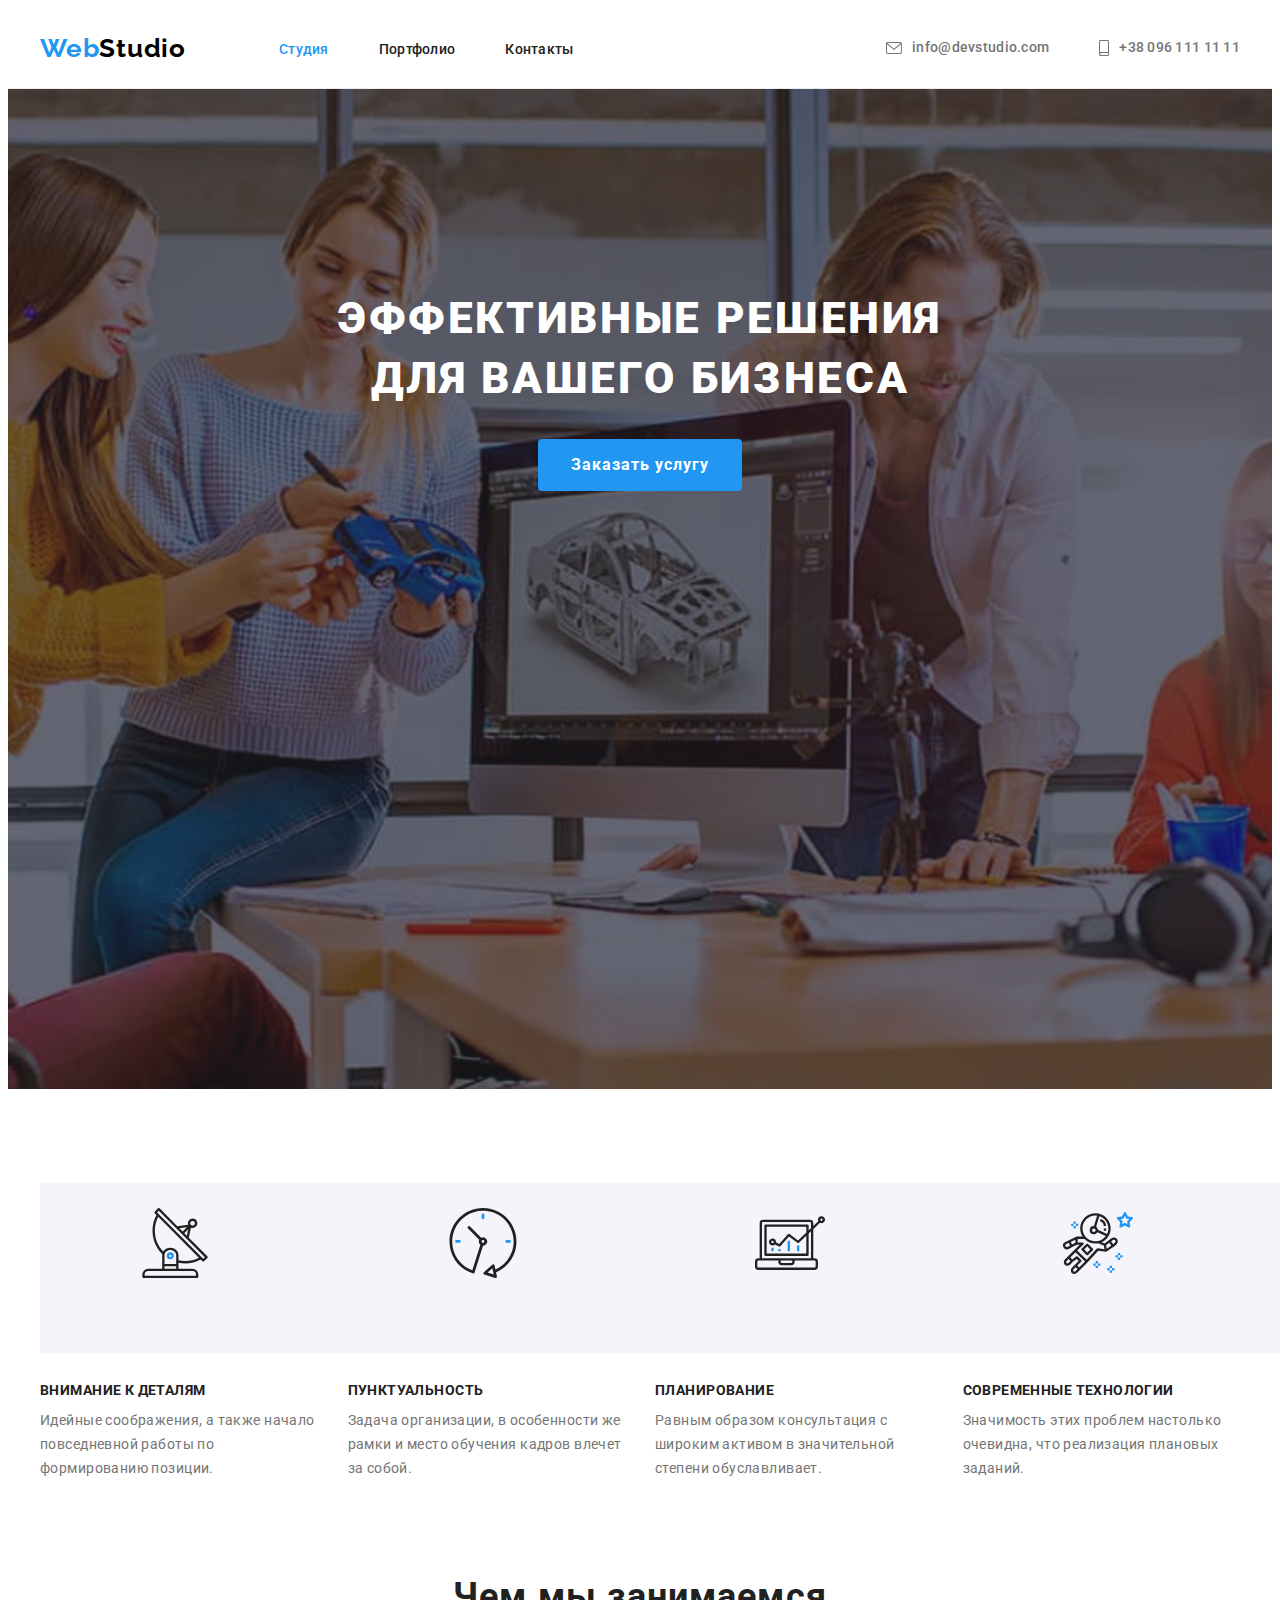
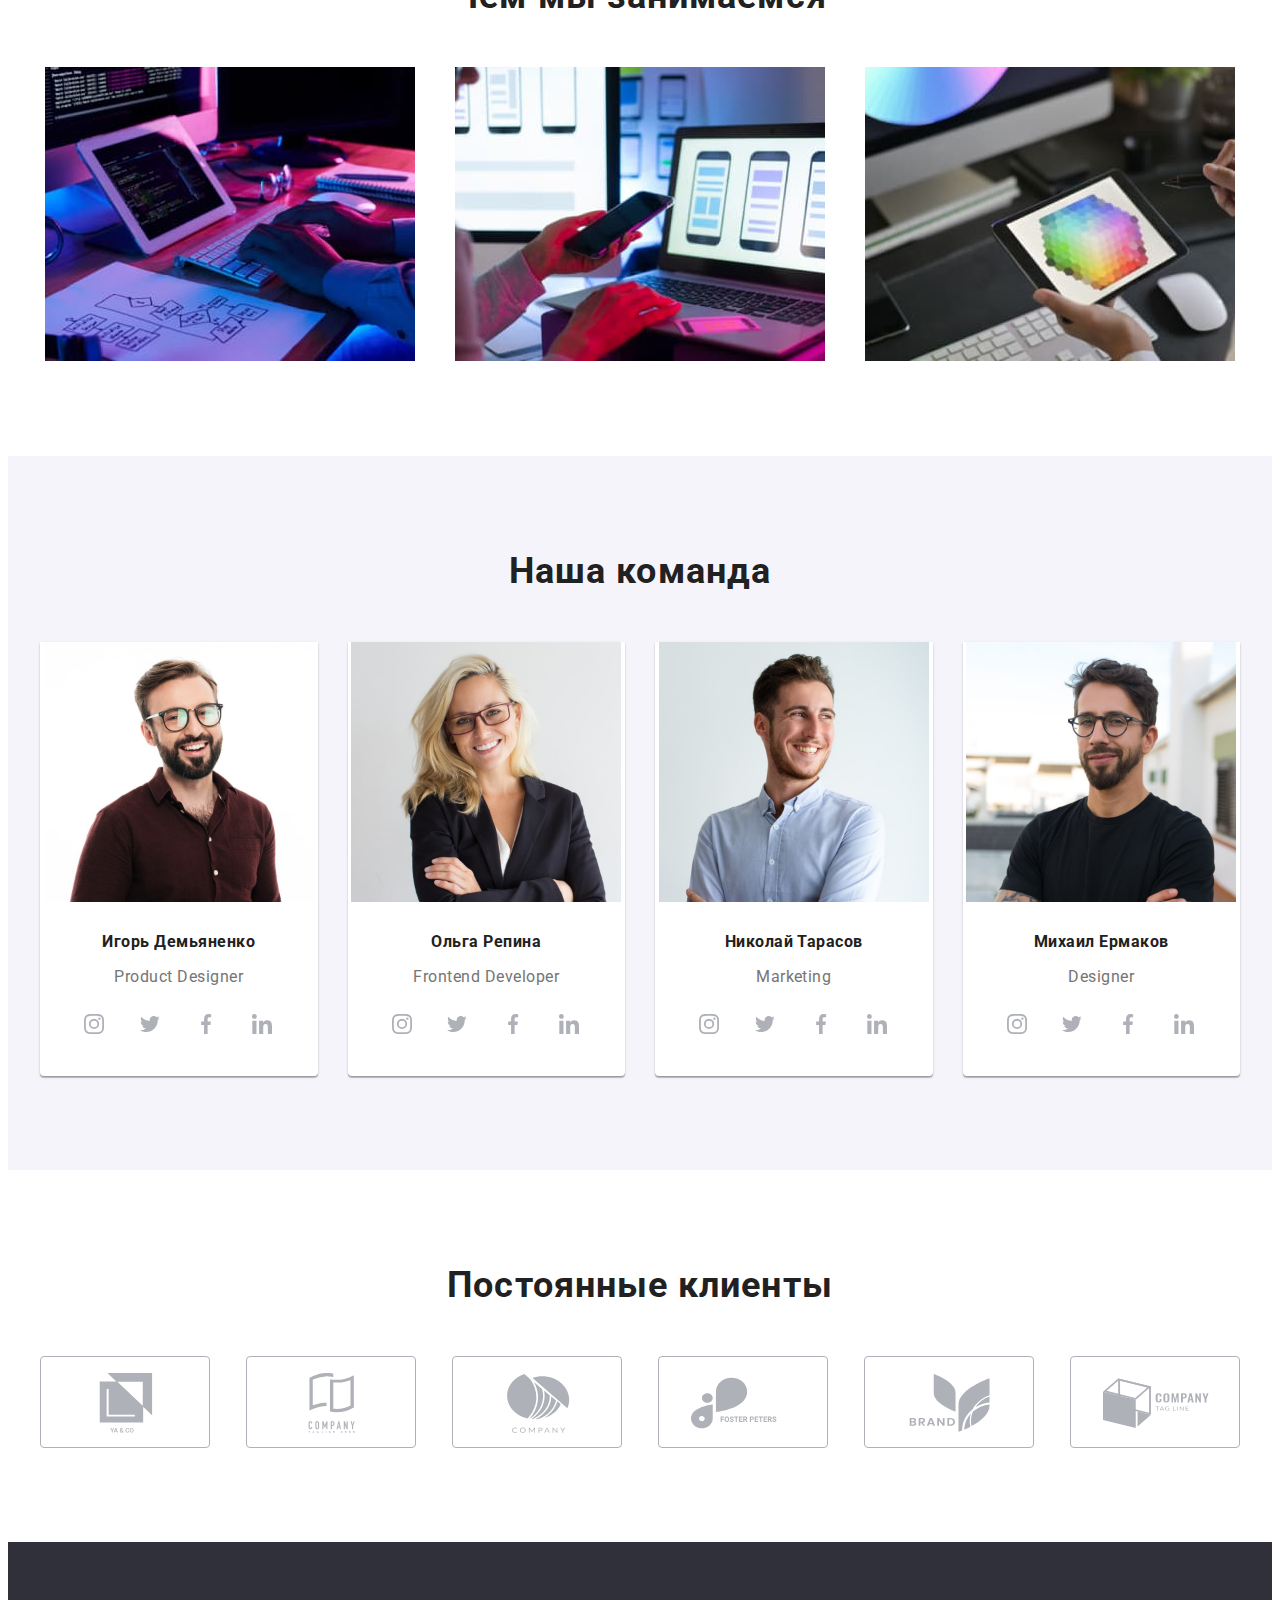
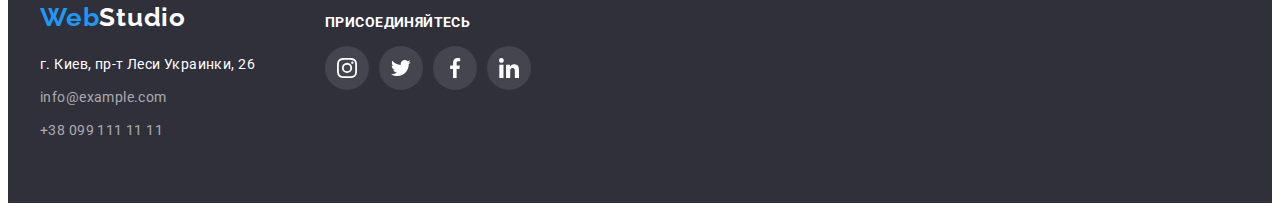
<file: index.html>
<!DOCTYPE html>
<html lang="ru">
  <head>
    <meta charset="UTF-8" />
    <meta http-equiv="X-UA-Compatible" content="IE=edge" />
    <meta name="viewport" content="width= device-width, initial-scale=  " />
    <title>Студия</title>
    <link rel="preconnect" href="https://fonts.googleapis.com" />
    <link rel="preconnect" href="https://fonts.gstatic.com" crossorigin />
    <link
      href="https://fonts.googleapis.com/css2?family=Oleo+Script&family=Raleway:wght@700&family=Roboto:wght@400;500;700;900&display=swap"
      rel="stylesheet"
    />
    <link
      rel="stylesheet"
      href="https://cdnjs.cloudflare.com/ajax/libs/modern-normalize/1.1.0/modern-normalize.min.css"
      integrity="sha512-wpPYUAdjBVSE4KJnH1VR1HeZfpl1ub8YT/NKx4PuQ5NmX2tKuGu6U/JRp5y+Y8XG2tV+wKQpNHVUX03MfMFn9Q=="
      crossorigin="anonymous"
      referrerpolicy="no-referrer"
    />
    <link rel="stylesheet" href="./css/styles.css" />
  </head>
  <body>
    <!-- ШАПКА-->

    <header class="header">
      <div class="container main-nav">
        <nav class="navigation">
          <a class="logo link" href="./">Web<span class="dark">Studio</span></a>
          <ul class="site-nav list">
            <li class="item">
              <a class="link current" href="./index.html">Студия</a>
            </li>
            <li class="item">
              <a class="link" href="./portfolio.html">Портфолио</a>
            </li>
            <li class="item"><a class="link" href="">Контакты</a></li>
          </ul>
        </nav>

        <ul class="auth-nav list">
          <li class="item">
            <a class="link" href="mailto:info@devstudio.com"
              ><svg class="icon" width="16" height="12">
                <use href="./images/icons.svg#icon-envelope"></use>
              </svg>
              info@devstudio.com</a
            >
          </li>
          <li class="item">
            <a class="link" href="tel:+380961111111"
              ><svg class="icon" width="10" height="16">
                <use href="./images/icons.svg#icon-smartphone"></use>
              </svg>
              +38 096 111 11 11</a
            >
          </li>
        </ul>
      </div>
    </header>
    <main>
      <!-- ГЕРОЙ -->

      <section class="hero">
        <div class="container">
          <h1 class="hero-title">
            Эффективные решения <br />для вашего бизнеса
          </h1>
          <button class="hero-button" type="button">Заказать услугу</button>
        </div>
      </section>

      <!-- ОСОБЕННОСТИ РАБОТЫ -->
      <section class="section">
        <div class="container">
          <h2 class="section-title visually-hidden">
            Особенности нашей работы
          </h2>
          <ul class="feature-list list">
            <li class="item">
              <div class="feature-container">
                <svg class="feature-icon" width="70" height="70">
                  <use href="./images/icons.svg#icon-antenna"></use>
                </svg>
              </div>
              <h3 class="title">Внимание к деталям</h3>
              <p class="paragraph">
                Идейные соображения, а также начало повседневной работы по
                формированию позиции.
              </p>
            </li>
            <li class="item">
              <div class="feature-container">
                <svg class="feature-icon" width="70" height="70">
                  <use href="./images/icons.svg#icon-clock"></use>
                </svg>
              </div>
              <h3 class="title">Пунктуальность</h3>
              <p class="paragraph">
                Задача организации, в особенности же рамки и место обучения
                кадров влечет за собой.
              </p>
            </li>
            <li class="item">
              <div class="feature-container">
                <svg class="feature-icon" width="70" height="70">
                  <use href="./images/icons.svg#icon-diagram"></use>
                </svg>
              </div>
              <h3 class="title">Планирование</h3>
              <p class="paragraph">
                Равным образом консультация с широким активом в значительной
                степени обуславливает.
              </p>
            </li>
            <li class="item">
              <div class="feature-container">
                <svg class="feature-icon" width="70" height="70">
                  <use href="./images/icons.svg#icon-astronaut"></use>
                </svg>
              </div>
              <h3 class="title">Современные технологии</h3>
              <p class="paragraph">
                Значимость этих проблем настолько очевидна, что реализация
                плановых заданий.
              </p>
            </li>
          </ul>
        </div>
      </section>
      <!-- ЧЕМ МЫ ЗАНИМАЕМСЯ -->
      <section class="section no-padding">
        <div class="container">
          <h2 class="section-title">Чем мы занимаемся</h2>
          <ul class="work list">
            <li class="item">
              <img
                class="work-foto"
                src="./images/studio/desktop-applications.jpg"
                alt="на экране компьютера набирают алгоритм с распечатанного макета"
                width="370"
                height="294"
              />
            </li>
            <li class="item">
              <img
                class="work-foto"
                src="./images/studio/mobile-applications.jpg"
                alt="на экране ноутбука делают оптимизацию под смартфон"
                width="370"
                height="294"
              />
            </li>
            <li class="item">
              <img
                class="work-foto"
                src="./images/studio/design-solutions.jpg"
                alt="планшет с работой дизайнера"
                width="370"
                height="294"
              />
            </li>
          </ul>
        </div>
      </section>
      <!-- НАША КОМАНДА -->
      <section class="team section">
        <div class="container">
          <h2 class="section-title">Наша команда</h2>
          <ul class="team-list list">
            <li class="team-lid">
              <img
                class="foto"
                src="./images/studio/igor-demyanenko.jpg"
                alt="фото Игоря Демьяненко"
                width="270"
                height="260"
              />
              <div class="team-description">
                <h3 class="title"><b> Игорь Демьяненко</b></h3>
                <p class="paragraph" lang="en">Product Designer</p>
              </div>
              <ul class="social-list">
                <li class="item">
                  <a class="link" href="">
                    <svg class="icon" width="20px" height="20px">
                      <use href="./images/icons.svg#icon-instagram"></use>
                    </svg>
                  </a>
                </li>
                <li class="item">
                  <a class="link" href="">
                    <svg class="icon" width="20px" height="20px">
                      <use href="./images/icons.svg#icon-twitter"></use>
                    </svg>
                  </a>
                </li>
                <li class="item">
                  <a class="link" href="">
                    <svg class="icon" width="20px" height="20px">
                      <use href="./images/icons.svg#icon-facebook"></use>
                    </svg>
                  </a>
                </li>
                <li class="item">
                  <a class="link" href="">
                    <svg class="icon" width="20px" height="20px">
                      <use href="./images/icons.svg#icon-linkedin"></use>
                    </svg>
                  </a>
                </li>
              </ul>
            </li>
            <li class="team-lid">
              <img
                class="foto"
                src="./images/studio/olga-repina.jpg"
                alt="фото Ольги Репиной"
                width="270"
                height="260"
              />
              <div class="team-description">
                <h3 class="title"><b>Ольга Репина</b></h3>
                <p class="paragraph" lang="en">Frontend Developer</p>
              </div>
              <ul class="social-list">
                <li class="item">
                  <a class="link" href="">
                    <svg class="icon" width="20px" height="20px">
                      <use href="./images/icons.svg#icon-instagram"></use>
                    </svg>
                  </a>
                </li>
                <li class="item">
                  <a class="link" href="">
                    <svg class="icon" width="20px" height="20px">
                      <use href="./images/icons.svg#icon-twitter"></use>
                    </svg>
                  </a>
                </li>
                <li class="item">
                  <a class="link" href="">
                    <svg class="icon" width="20px" height="20px">
                      <use href="./images/icons.svg#icon-facebook"></use>
                    </svg>
                  </a>
                </li>
                <li class="item">
                  <a class="link" href="">
                    <svg class="icon" width="20px" height="20px">
                      <use href="./images/icons.svg#icon-linkedin"></use>
                    </svg>
                  </a>
                </li>
              </ul>
            </li>
            <li class="team-lid">
              <img
                class="foto"
                src="./images/studio/nikolai-tarasov.jpg"
                alt="фото Николая Тарасова"
                width="270"
                height="260"
              />
              <div class="team-description">
                <h3 class="title"><b>Николай Тарасов</b></h3>
                <p class="paragraph" lang="en">Marketing</p>
              </div>
              <ul class="social-list">
                <li class="item">
                  <a class="link" href="">
                    <svg class="icon" width="20px" height="20px">
                      <use href="./images/icons.svg#icon-instagram"></use>
                    </svg>
                  </a>
                </li>
                <li class="item">
                  <a class="link" href="">
                    <svg class="icon" width="20px" height="20px">
                      <use href="./images/icons.svg#icon-twitter"></use>
                    </svg>
                  </a>
                </li>
                <li class="item">
                  <a class="link" href="">
                    <svg class="icon" width="20px" height="20px">
                      <use href="./images/icons.svg#icon-facebook"></use>
                    </svg>
                  </a>
                </li>
                <li class="item">
                  <a class="link" href="">
                    <svg class="icon" width="20px" height="20px">
                      <use href="./images/icons.svg#icon-linkedin"></use>
                    </svg>
                  </a>
                </li>
              </ul>
            </li>
            <li class="team-lid">
              <img
                class="foto"
                src="./images/studio/mikhail-ermakov.jpg"
                alt="фото Михаила Ермакова"
                width="270"
                height="260"
              />
              <div class="team-description">
                <h3 class="title"><b>Михаил Ермаков</b></h3>
                <p class="paragraph" lang="en">Designer</p>
              </div>
              <ul class="social-list">
                <li class="item">
                  <a class="link" href="">
                    <svg class="icon" width="20px" height="20px">
                      <use href="./images/icons.svg#icon-instagram"></use>
                    </svg>
                  </a>
                </li>
                <li class="item">
                  <a class="link" href="">
                    <svg class="icon" width="20px" height="20px">
                      <use href="./images/icons.svg#icon-twitter"></use>
                    </svg>
                  </a>
                </li>
                <li class="item">
                  <a class="link" href="">
                    <svg class="icon" width="20px" height="20px">
                      <use href="./images/icons.svg#icon-facebook"></use>
                    </svg>
                  </a>
                </li>
                <li class="item">
                  <a class="link" href="">
                    <svg class="icon" width="20px" height="20px">
                      <use href="./images/icons.svg#icon-linkedin"></use>
                    </svg>
                  </a>
                </li>
              </ul>
            </li>
          </ul>
        </div>
      </section>
      <!-- ПОСТОЯННЫЕ КЛИЕНТЫ -->
      <section class="section">
        <div class="container">
          <h2 class="section-title">Постоянные клиенты</h2>
          <ul class="client-list list">
            <li class="client-item item">
              <a class="client-button" href="">
                <svg class="client-icon" width="106px" height="60px">
                  <use href="./images/icons.svg#icon-groupya-co"></use>
                </svg>
              </a>
            </li>
            <li class="client-item item">
              <button class="client-button">
                <svg class="client-icon" width="106px" height="60px">
                  <use
                    href="./images/icons.svg#icon-groupcompany-tagline"
                  ></use>
                </svg>
              </button>
            </li>
            <li class="client-item item">
              <button class="client-button">
                <svg class="client-icon" width="106px" height="60px">
                  <use href="./images/icons.svg#icon-groupcompany"></use>
                </svg>
              </button>
            </li>
            <li class="client-item item">
              <button class="client-button">
                <svg class="client-icon" width="106px" height="60px">
                  <use href="./images/icons.svg#icon-groupfoster-peters"></use>
                </svg>
              </button>
            </li>
            <li class="client-item item">
              <button class="client-button">
                <svg class="client-icon" width="106px" height="60px">
                  <use href="./images/icons.svg#icon-groupbrand"></use>
                </svg>
              </button>
            </li>
            <li class="client-item item">
              <button class="client-button">
                <svg class="client-icon" width="106px" height="60px">
                  <use href="./images/icons.svg#icon-grouptag-line"></use>
                </svg>
              </button>
            </li>
          </ul>
        </div>
      </section>
    </main>
    <footer class="footer">
      <div class="container container-footer">
        <div class="adres-box">
          <a class="logo link" href="./">Web<span class="lite">Studio</span></a>
          <address class="address">
            <ul class="address-studio list">
              <li class="item">
                <a
                  class="post-address link"
                  href="https://goo.gl/maps/WzEJstEwFaHD8LDW9"
                  target="_blank"
                  rel="noopener noreferrer"
                >
                  г. Киев, пр-т Леси Украинки, 26
                </a>
              </li>
              <li class="item">
                <a class="mail-address link" href="mailto:info@example.com"
                  >info@example.com</a
                >
              </li>
              <li class="item">
                <a class="tel-address link" href="tel:+380991111111"
                  >+38 099 111 11 11</a
                >
              </li>
            </ul>
          </address>
        </div>
        <div class="join-link">
          <p class="join">Присоединяйтесь</p>
          <ul class="join-list">
            <li class="item">
              <a class="link" href="">
                <svg class="icon" width="20px" height="20px">
                  <use href="./images/icons.svg#icon-instagram"></use>
                </svg>
              </a>
            </li>
            <li class="item">
              <a class="link" href="">
                <svg class="icon" width="20px" height="20px">
                  <use href="./images/icons.svg#icon-twitter"></use>
                </svg>
              </a>
            </li>
            <li class="item">
              <a class="link" href="">
                <svg class="icon" width="20px" height="20px">
                  <use href="./images/icons.svg#icon-facebook"></use>
                </svg>
              </a>
            </li>
            <li class="item">
              <a class="link" href="">
                <svg class="icon" width="20px" height="20px">
                  <use href="./images/icons.svg#icon-linkedin"></use>
                </svg>
              </a>
            </li>
          </ul>
        </div>
      </div>
    </footer>
  </body>
</html>
</file>
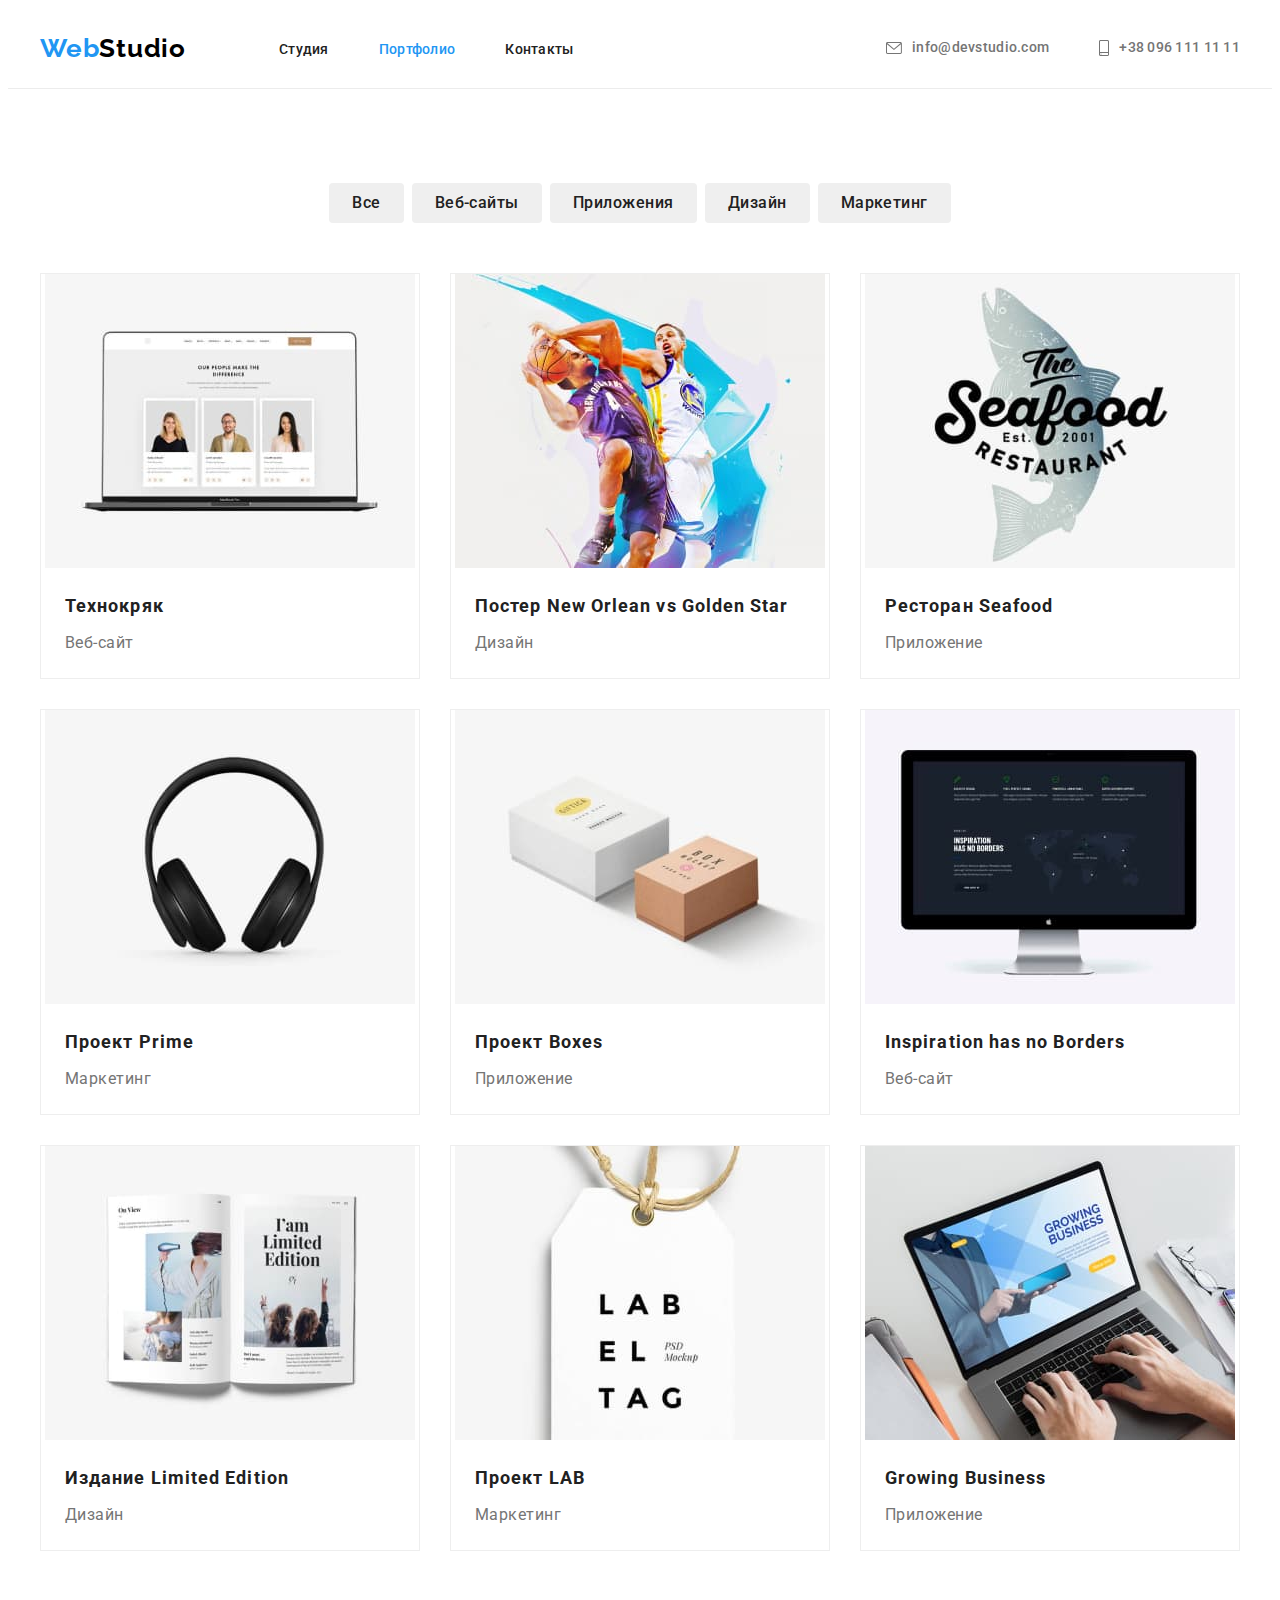
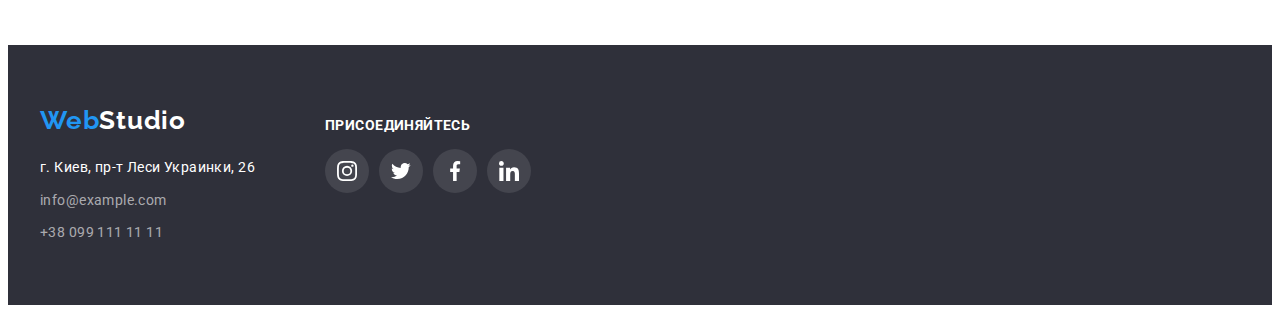
<file: portfolio.html>
<!DOCTYPE html>
<html lang="ru">
  <head>
    <meta charset="UTF-8" />
    <meta http-equiv="X-UA-Compatible" content="IE=edge" />
    <meta name="viewport" content="width= device-width, initial-scale=  " />
    <title>Студия</title>
    <link rel="preconnect" href="https://fonts.googleapis.com" />
    <link rel="preconnect" href="https://fonts.gstatic.com" crossorigin />
    <link
      href="https://fonts.googleapis.com/css2?family=Oleo+Script&family=Raleway:wght@700&family=Roboto:wght@400;500;700;900&display=swap"
      rel="stylesheet"
    />
    <link
      rel="stylesheet"
      href="https://cdnjs.cloudflare.com/ajax/libs/modern-normalize/1.1.0/modern-normalize.min.css"
      integrity="sha512-wpPYUAdjBVSE4KJnH1VR1HeZfpl1ub8YT/NKx4PuQ5NmX2tKuGu6U/JRp5y+Y8XG2tV+wKQpNHVUX03MfMFn9Q=="
      crossorigin="anonymous"
      referrerpolicy="no-referrer"
    />
    <link rel="stylesheet" href="./css/styles.css" />
  </head>
  <body>
    <header class="header">
      <div class="container main-nav">
        <nav class="navigation">
          <a class="logo link" href="./">Web<span class="dark">Studio</span></a>
          <ul class="site-nav list">
            <li class="item">
              <a class="link" href="./index.html">Студия</a>
            </li>
            <li class="item">
              <a class="link current" href="./portfolio.html">Портфолио</a>
            </li>
            <li class="item"><a class="link" href="">Контакты</a></li>
          </ul>
        </nav>

        <ul class="auth-nav list">
          <li class="item">
            <a class="link" href="mailto:info@devstudio.com"
              ><svg class="icon" width="16" height="12">
                <use href="./images/icons.svg#icon-envelope"></use>
              </svg>
              info@devstudio.com</a
            >
          </li>
          <li class="item">
            <a class="link" href="tel:+380961111111"
              ><svg class="icon" width="10" height="16">
                <use href="./images/icons.svg#icon-smartphone"></use>
              </svg>
              +38 096 111 11 11</a
            >
          </li>
        </ul>
      </div>
    </header>
    <main>
      <section class="section">
        <div class="container button">
          <ul class="project-filter list">
            <li class="item">
              <button class="portfolio-button" type="button">Все</button>
            </li>
            <li class="item">
              <button class="portfolio-button" type="button">Веб-сайты</button>
            </li>
            <li class="item">
              <button class="portfolio-button" type="button">Приложения</button>
            </li>
            <li class="item">
              <button class="portfolio-button" type="button">Дизайн</button>
            </li>
            <li class="item">
              <button class="portfolio-button" type="button">Маркетинг</button>
            </li>
          </ul>
        </div>
        <div class="container">
          <ul class="project list">
            <li class="project-item item">
              <img
                class="project-img"
                src="./images/portfolio/ws-tehnokriak.jpg"
                alt=""
                width="370"
                height="294"
              />
              <div class="project-description">
                <h3 class="title">Технокряк</h3>
                <p class="paragraph">Веб-сайт</p>
              </div>
            </li>
            <li class="project-item item">
              <img
                class="project-img"
                src="./images/portfolio/d-new-orlean.jpg"
                alt=""
                width="370"
                height="294"
              />
              <div class="project-description">
                <h3 class="title">
                  Постер <span lang="en">New Orlean vs Golden Star</span>
                </h3>
                <p class="paragraph">Дизайн</p>
              </div>
            </li>
            <li class="project-item item">
              <img
                class="project-img"
                src="./images/portfolio/p-seafood.jpg"
                alt=""
                width="370"
                height="294"
              />
              <div class="project-description">
                <h3 class="title">Ресторан <span lang="en">Seafood</span></h3>
                <p class="paragraph">Приложение</p>
              </div>
            </li>
            <li class="project-item item">
              <img
                class="project-img"
                src="./images/portfolio/m-prime.jpg"
                alt=""
                width="370"
                height="294"
              />
              <div class="project-description">
                <h3 class="title">Проект <span lang="en">Prime</span></h3>
                <p class="paragraph">Маркетинг</p>
              </div>
            </li>
            <li class="project-item item">
              <img
                class="project-img"
                src="./images/portfolio/p-boxes.jpg"
                alt=""
                width="370"
                height="294"
              />
              <div class="project-description">
                <h3 class="title">Проект <span lang="en">Boxes</span></h3>
                <p class="paragraph">Приложение</p>
              </div>
            </li>
            <li class="project-item item">
              <img
                class="project-img"
                src="./images/portfolio/ws-inspiration.jpg"
                alt=""
                width="370"
                height="294"
              />
              <div class="project-description">
                <h3 class="title" lang="en">Inspiration has no Borders</h3>
                <p class="paragraph">Веб-сайт</p>
              </div>
            </li>
            <li class="project-item item">
              <img
                class="project-img"
                src="./images/portfolio/d-limited-edition.jpg"
                alt=""
                width="370"
                height="294"
              />
              <div class="project-description">
                <h3 class="title">
                  Издание <span lang="en">Limited Edition</span>
                </h3>
                <p class="paragraph">Дизайн</p>
              </div>
            </li>
            <li class="project-item item">
              <img
                class="project-img"
                src="./images/portfolio/m-lab.jpg"
                alt=""
                width="370"
                height="294"
              />
              <div class="project-description">
                <h3 class="title">Проект <span lang="en">LAB</span></h3>
                <p class="paragraph">Маркетинг</p>
              </div>
            </li>
            <li class="project-item item">
              <img
                class="project-img"
                src="./images/portfolio/p-growing-business.jpg"
                alt=""
                width="370"
                height="294"
              />
              <div class="project-description">
                <h3 class="title" lang="en">Growing Business</h3>
                <p class="paragraph">Приложение</p>
              </div>
            </li>
          </ul>
        </div>
      </section>
    </main>
    <footer class="footer">
      <div class="container container-footer">
        <div class="adres-box">
          <a class="logo link" href="./">Web<span class="lite">Studio</span></a>
          <address class="address">
            <ul class="address-studio list">
              <li class="item">
                <a
                  class="post-address link"
                  href="https://goo.gl/maps/WzEJstEwFaHD8LDW9"
                  target="_blank"
                  rel="noopener noreferrer"
                >
                  г. Киев, пр-т Леси Украинки, 26
                </a>
              </li>
              <li class="item">
                <a class="mail-address link" href="mailto:info@example.com"
                  >info@example.com</a
                >
              </li>
              <li class="item">
                <a class="tel-address link" href="tel:+380991111111"
                  >+38 099 111 11 11</a
                >
              </li>
            </ul>
          </address>
        </div>
        <div class="join-link">
          <p class="join">Присоединяйтесь</p>
          <ul class="join-list">
            <li class="item">
              <a class="link" href="">
                <svg class="icon" width="20px" height="20px">
                  <use href="./images/icons.svg#icon-instagram"></use>
                </svg>
              </a>
            </li>
            <li class="item">
              <a class="link" href="">
                <svg class="icon" width="20px" height="20px">
                  <use href="./images/icons.svg#icon-twitter"></use>
                </svg>
              </a>
            </li>
            <li class="item">
              <a class="link" href="">
                <svg class="icon" width="20px" height="20px">
                  <use href="./images/icons.svg#icon-facebook"></use>
                </svg>
              </a>
            </li>
            <li class="item">
              <a class="link" href="">
                <svg class="icon" width="20px" height="20px">
                  <use href="./images/icons.svg#icon-linkedin"></use>
                </svg>
              </a>
            </li>
          </ul>
        </div>
      </div>
    </footer>
  </body>
</html>
</file>
<file: css/styles.css>
:root {
  --primary-font-famili: 'Roboto', sans-serif;
  --logo-font: 'Raleway', sans-serif;
  --primary-text-color: #212121;
  --secondary-text-color: #757575;
  --akcent-text-color: #2196f3;
  --wite-text-color: #ffffff;
  --primary-bg-color: #ffffff;
  --secondary-bg-color: #f5f4fa;
  --akcent-bg-color: #2196f3;
  --futer-bg-color: #2f303a;
  --svg-icon-fill: #afb1b8;
}

/* серый-с прозрачностью цвет текста в адресе rgba(255, 255, 255, 0.6); */
/* голубой фон кнопки в ГЕРОЕ при наведении #188CE8; */

body {
  color: var(--primary-text-color);
  background-color: var(--primary-bg-color);
  font-family: var(--primary-font-famili);
}

.list {
  margin: 0;
  padding: 0;
  list-style: none;
}

.link {
  text-decoration: none;
}

/* header */
.header {
  /* padding-top: 24px;
  padding-bottom: 25px; */
  border-bottom: 1px solid #ececec;
}

.container {
  width: 1200px;
  padding-left: 15px;
  padding-right: 15px;
  margin-left: auto;
  margin-right: auto;
}

.container.button {
  margin-bottom: 34px;
}

.main-nav {
  display: flex;
  align-items: center;
}

.navigation {
  display: flex;
  align-items: center;
}

.logo {
  color: var(--akcent-text-color);
  font-family: var(--logo-font);
  font-weight: bold;
  font-size: 26px;
  line-height: 1.19;
  letter-spacing: 0.03em;
}

.logo .dark {
  color: #000000;
}

.logo .lite {
  color: var(--wite-text-color);
}

/* Навигация сайта */
.site-nav {
  display: flex;
  margin-left: 93px;
}

.site-nav .item + .item {
  margin-left: 50px;
}

.site-nav .link {
  padding: 32px 0;
  color: var(--primary-text-color);
  font-weight: 500;
  font-size: 14px;
  line-height: 1.14;
  letter-spacing: 0.02em;
}

.site-nav .link:hover,
.site-nav .link:focus {
  color: var(--akcent-text-color);
}

.site-nav .link.current {
  color: var(--akcent-text-color);
}

/* Навигация авторизации */
.auth-nav {
  display: flex;
  margin-left: auto;
}

.auth-nav .item + .item {
  margin-left: 50px;
}

.auth-nav .link {
  padding: 32px 0;
  color: var(--secondary-text-color);
  font-weight: 500;
  font-size: 14px;
  line-height: 1.14;
  letter-spacing: 0.02em;
  display: flex;
  align-items: center;
  fill: currentColor;
}

.auth-nav .link:hover,
.auth-nav .link:focus {
  color: var(--akcent-text-color);
  fill: currentColor;
}
.auth-nav .icon {
  margin-right: 10px;
}
.auth-nav.icon:hover,
.auth-nav.icon:focus {
  fill: var(--akcent-text-color);
}

/* body */
/* ГЕРОЙ */
.hero {
  background-color: var(--futer-bg-color);
  text-align: center;
  padding-top: 200px;
  padding-bottom: 200px;

  max-width: 1600px;
  height: 600px;
  margin-left: auto;
  margin-right: auto;
  background-image: linear-gradient(
      rgba(47, 48, 58, 0.4),
      rgba(47, 48, 58, 0.4)
    ),
    url(../images/studio/hero.jpg);
  background-repeat: no-repeat;
  background-position: center;
  background-size: cover;
}

.hero-title {
  margin-top: 0;
  margin-bottom: 30px;
  color: var(--wite-text-color);
  font-weight: 900;
  font-size: 44px;
  line-height: 1.36;
  letter-spacing: 0.06em;
  text-transform: uppercase;
}

.hero-button {
  color: var(--wite-text-color);
  background-color: var(--akcent-bg-color);
  font-family: inherit;
  font-weight: 700;
  font-size: 16px;
  line-height: 1.87;
  letter-spacing: 0.06em;
  cursor: pointer;
  display: flex;
  align-items: center;
  text-align: center;
  border-radius: 4px;
  border: 1px solid transparent;
  padding: 10px 32px;
  display: inline-block;
  min-width: 200px;
}

.hero-button:hover,
.hero-button:focus {
  background-color: #188ce8;
}

/* Особенности работы */
.section {
  padding-top: 94px;
  padding-bottom: 94px;
}

.section.no-padding {
  padding-top: 0;
  padding-bottom: 95px;
}
/* За допомогою .visually-hidden приховуємо коректно заголовок h2 Особенности нашей работы */
.visually-hidden {
  position: absolute;
  width: 1px;
  height: 1px;
  margin: -1px;
  padding: 0;
  overflow: hidden;
  border: 0;
  clip: rect(0 0 0 0);
}

.section-title {
  margin-top: 0;
  margin-bottom: 50px;
  font-weight: 700;
  font-size: 36px;
  line-height: 1.17;
  text-align: center;
  letter-spacing: 0.03em;
}

.feature-list {
  display: flex;
}

.feature-list .item {
  width: calc((100% - 90px) / 4);
}

.feature-list .item + .item {
  margin-left: 30px;
}
.feature-container {
  padding: 25px 100px;
  width: 270px;
  height: 120px;  
  background: var(--secondary-bg-color);
  border-radius: 4px;
  margin-bottom: 30px;
  }

  .feature-icon {
  
}

.feature-list .title {
  margin-top: 0;
  margin-bottom: 10px;
  font-weight: 700;
  font-size: 14px;
  line-height: 1.14;
  letter-spacing: 0.03em;
  text-transform: uppercase;
}

.feature-list .paragraph {
  margin-top: 0;
  margin-bottom: 0;
  color: var(--secondary-text-color);
  font-size: 14px;
  line-height: 1.71;
  letter-spacing: 0.03em;
}

/* Чем мы занимаемся */
.work {
  display: flex;
}

.work .item {
  width: calc((100% - 60px) / 3);
  margin-right: 30px;
}

.work .item:nth-child(3n) {
  margin-right: 0;
  margin-bottom: 0;
}

.work-foto {
  display: block;
  max-width: 100%;
  height: auto;
  margin-right: auto;
  margin-left: auto;
}

/* Наша команда */
.team {
  background-color: var(--secondary-bg-color);
}

.team-list {
  display: flex;
}

.team-lid {
  background-color: var(--primary-bg-color);
  width: calc((100% - 90px) / 4);
  margin-right: 30px;

  box-shadow: 0px 1px 3px rgba(0, 0, 0, 0.12), 0px 1px 1px rgba(0, 0, 0, 0.14),
    0px 2px 1px rgba(0, 0, 0, 0.2);
  border-radius: 0px 0px 4px 4px;
}

.team-lid:nth-child(4n) {
  margin-right: 0;
}

.foto {
  display: block;
  max-width: 100%;
  height: auto;
  margin-right: auto;
  margin-left: auto;
}
.team-description {
  padding: 30px 59px 0 59px;
  margin-bottom: 16px;
}

.team-list .title {
  margin-top: 0;
  margin-bottom: 10;
  font-weight: 500;
  font-size: 16px;
  line-height: 1.19;
  text-align: center;
  letter-spacing: 0.03em;
}

.team-list .paragraph {
  margin-top: 0;
  margin-bottom: 0;
  color: var(--secondary-text-color);
  font-size: 16px;
  line-height: 1.19;
  text-align: center;
  letter-spacing: 0.03em;
}
.social-list {
  display: flex;
  padding: 0 32px 30px 32px;

 
}
.social-list .item {
  display: block;
  width: calc((100% - 30px) / 4);
  margin-right: 10px;
    
}
.social-list .item:nth-child(4n) {
  margin-right: 0;
  margin-bottom: 0;
}

.social-list .link {
    display: flex;
    justify-content: center;
    align-items: center;
  width: 44px;
  height: 44px;
  border-radius: 50%;
  fill: var(--svg-icon-fill);
}

.social-list .link:hover,
.social-list .link:focus {background-color: var(--akcent-bg-color);
fill: var(--wite-text-color); }

/* ПОСТОЯННЫЕ КЛИЕНТЫ */
.client-list {
  display: flex;
  justify-content: space-between;
}
/* .client-list .item {
  width: calc((100% - 150px) / 6);
  margin-right: 30px;} */


.client-item { */
}
.client-list .item:nth-child(6n) {
  margin-right: 0;
  margin-bottom: 0;
}

.client-button {
  display: block;
  background-color: var(--primary-bg-color);
  color: var(--svg-icon-fill);
  cursor: pointer;
  padding: 16px 32px;
  border: 1px solid var(--svg-icon-fill);
  box-sizing: border-box;
  border-radius: 4px;
  width: 170px;
  height: 92px;
}
.client-button:hover,
.client-button:focus {
  border: 1px solid var(--akcent-text-color);
  box-sizing: border-box;
  border-radius: 4px;
  color: var(--akcent-text-color);
}

.client-icon {
  width: 106px;
  height: 60px;
  fill: currentColor;
}

/* ФУТЕР */

.footer {
  background-color: var(--futer-bg-color);
  padding-top: 60px;
  padding-bottom: 60px;
}

.address {
  margin-top: 20px;
}

.address-studio .item {
  margin-bottom: 9px;
}

.address-studio .item:nth-child(3n) {
  margin-bottom: 0;
}

.post-address {
  color: var(--wite-text-color);
  font-style: normal;
  font-size: 14px;
  line-height: 1.71;
  letter-spacing: 0.03em;
}

.post-address:hover,
.post-address:focus {
  color: var(--akcent-text-color);
}

.mail-address,
.tel-address {
  color: rgba(255, 255, 255, 0.6);
  font-style: normal;
  font-size: 14px;
  line-height: 1.71;
  letter-spacing: 0.03em;
}

.mail-address:hover,
.mail-address:focus {
  color: var(--akcent-text-color);
}

.tel-address:hover,
.tel-address:focus {
  color: var(--akcent-text-color);
}

.join {
  margin-top: 0;
  margin-bottom: 20;
  text-transform: uppercase;
  color: var(--wite-text-color);
  font-family: var(--primary-font-famili);

font-weight: 700;
font-size: 14px;
line-height: 1,14;
letter-spacing: 0.03em;
text-transform: uppercase;
}

.join-link {padding-top: 12px;}

.container-footer {display: flex;}
.adres-box {margin-right: 70px;}

.join-list {
  display: flex;
  padding: 0;
}
.join-list .item {
  display: block;
  width: calc((100% - 30px) / 4);
  margin-right: 10px;
    
}
.join-list .item:nth-child(4n) {
  margin-right: 0;
  margin-bottom: 0;
}

.join-list .link {
    display: flex;
    justify-content: center;
    align-items: center;
  width: 44px;
  height: 44px;
  border-radius: 50%;
  fill: var(--wite-text-color);
  background: rgba(255, 255, 255, 0.1);
}

.join-list .link:hover,
.join-list .link:focus {background-color: var(--akcent-bg-color);
fill: var(--wite-text-color); }


/* portfolio */
.project-filter {
  display: flex;
  justify-content: center;
  margin-bottom: 50px;
}

.project-filter .item + .item {
  margin-left: 8px;
}

.portfolio-button {
  color: var(--primary-text-color);
  cursor: pointer;
  font-family: inherit;
  font-weight: 500;
  font-size: 16px;
  line-height: 1.62;
  letter-spacing: 0.03em;
  text-align: center;
  border-radius: 4px;
  border: 1px solid transparent;
  padding: 6px 22px;
  display: inline-block;
}

.portfolio-button:hover,
.portfolio-button:focus {
  color: var(--wite-text-color);
  background-color: var(--akcent-bg-color);
  box-shadow: 0px 3px 1px rgba(0, 0, 0, 0.1), 0px 1px 2px rgba(0, 0, 0, 0.08),
    0px 2px 2px rgba(0, 0, 0, 0.12);
}

.project {
  display: flex;
  flex-wrap: wrap;
}

.project-item {
  width: calc((100% - 60px) / 3);
  margin-right: 30px;
  margin-bottom: 30px;
  border: 1px solid #eeeeee;
  box-sizing: border-box;
}

.project-item:hover {
  box-shadow: 0px 1px 1px rgba(0, 0, 0, 0.12), 0px 4px 4px rgba(0, 0, 0, 0.06),
    1px 4px 6px rgba(0, 0, 0, 0.16);
}

.project-item:nth-child(3n) {
  margin-right: 0;
}

.project-item:nth-last-child(-n + 3) {
  margin-bottom: 0;
}

.project-img {
  display: block;
  max-width: 100%;
  height: auto;
  margin-left: auto;
  margin-right: auto;
}

.project-description {
  padding: 20px 24px;
}

.project .title {
  margin-top: 0;
  margin-bottom: 4px;
  font-weight: 700;
  font-size: 18px;
  line-height: 2;
  letter-spacing: 0.06em;
}

.project .paragraph {
  margin-top: 0;
  margin-bottom: 0;
  margin-left: 24;
  color: var(--secondary-text-color);
  font-size: 16px;
  line-height: 1.87;
  letter-spacing: 0.03em;
}
</file>
